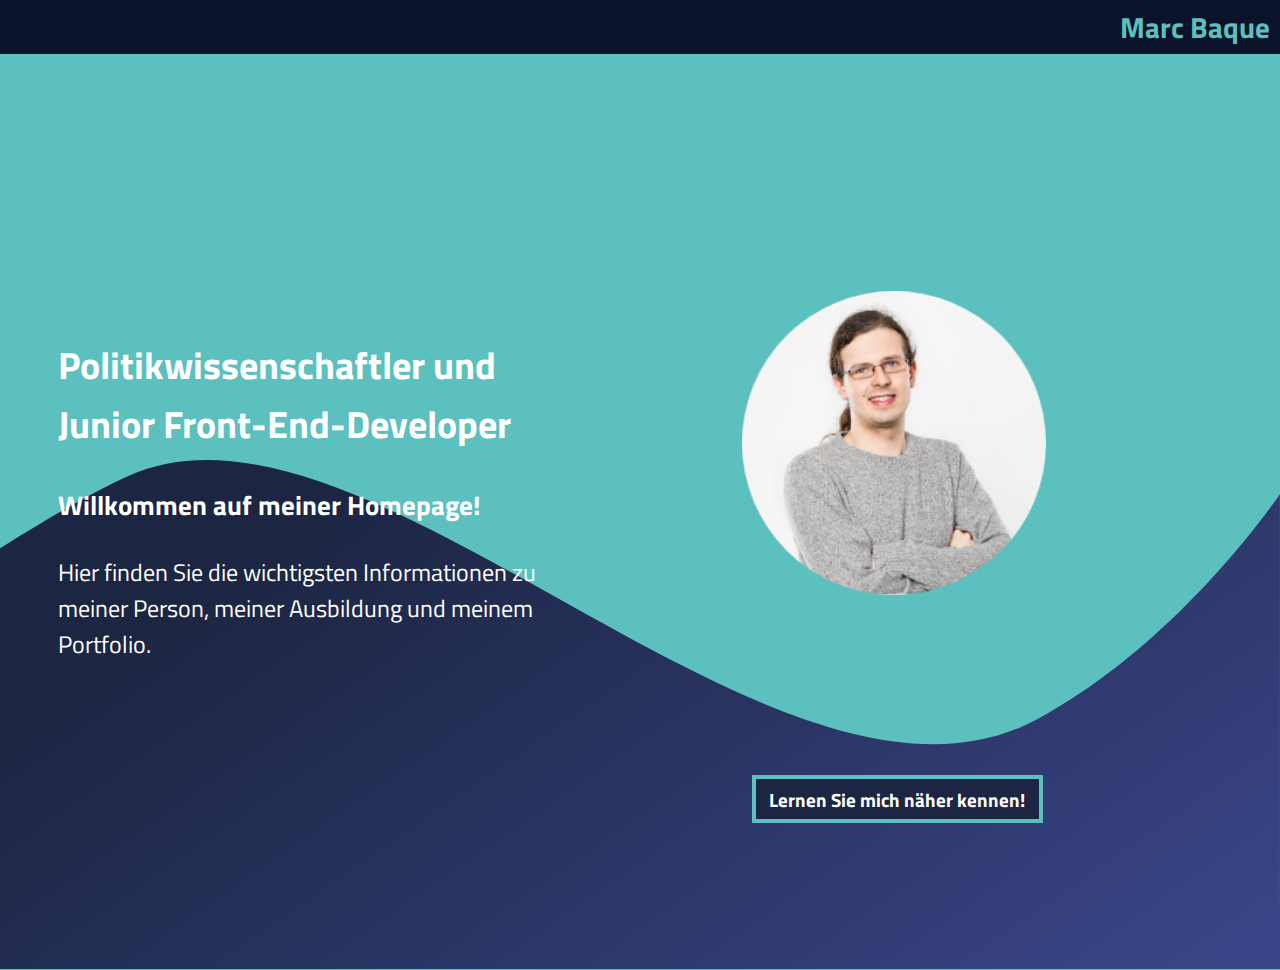
<file: index.html>
<!DOCTYPE html>
<html lang="de">
	<head>
		<meta charset="UTF-8" />
		<meta name="viewport" content="width=device-width, initial-scale=1.0" />
		<meta http-equiv="X-UA-Compatible" content="ie=edge" />
		<link rel="shortcut icon" href="./assets/favicon.ico" />
		<link rel="stylesheet" href="./style.css" />
		<link
			rel="stylesheet"
			href="https://use.fontawesome.com/releases/v5.6.3/css/all.css"
			integrity="sha384-UHRtZLI+pbxtHCWp1t77Bi1L4ZtiqrqD80Kn4Z8NTSRyMA2Fd33n5dQ8lWUE00s/"
			crossorigin="anonymous"
		/>
		<link
			rel="stylesheet"
			href="https://cdnjs.cloudflare.com/ajax/libs/animate.css/3.7.0/animate.min.css"
		/>
		<title>Marc Baque | Persönliche Website</title>
	</head>
	<body>
		<header>
			<i class="fas fa-bars fa-2x menu" onclick="openSlideMenu()"></i>
			<div class="header-right">
				<div class="kontakt-icons">
					<a href="mailto:marcbaque1311@gmail.com"
						><i
							class="fas fa-envelope fa-lg kicon"
							style="color: #fff;"
						></i
					></a>
					<a
						href="https://www.linkedin.com/in/marc-baque-633902128/"
						target="_blank"
						><i
							class="fab fa-linkedin-in fa-lg kicon"
							style="color: #fff"
						></i
					></a>

					<a href="https://github.com/Schoude" target="_blank">
						<i
							class="fab fa-github fa-lg kicon"
							style="color: #fff"
						></i>
					</a>
				</div>
				<a class="logo" href="./index.html">Marc Baque</a>
			</div>
		</header>

		<!-- Responsive Menu -->
		<div id="side-menu" class="sidenav">
			<a href="#" class="btn-close" onclick="closeSlideMenu()">&times;</a>
			<a href="./index.html">Home</a>
			<a href="./pages/cv.html">Curriculum Vitae</a>
			<a href="./pages/portfolio.html">Portfolio</a>
			<a href="./pages/kontakt.html">Kontakt</a>
		</div>

		<main onclick="closeSlideMenu()">
			<div>
				<img
					id="profilbild"
					src="./assets/profile-pic.png"
					alt="marc-baque-profilbild"
				/>
			</div>
			<div id="greeting">
				<h2>
					Politikwissenschaftler und <br />
					Junior Front-End-Developer
				</h2>
				<h3>Willkommen auf meiner Homepage!</h3>
				<p>
					Hier finden Sie die wichtigsten Informationen zu meiner
					Person, meiner Ausbildung und meinem Portfolio.
				</p>
			</div>
			<a
				class="btn animated rubberBand cta-btn-home"
				href="./pages/cv.html"
				>Lernen Sie mich näher kennen!</a
			>
		</main>

		<style>
			@media only screen and (max-width: 414px) {
				/* .kontakt-icons {
					display: none;
				} */
				.kontakt-icons {
					margin-right: 1em;
				}

				.kontakt-icons a {
					margin: 0 12px;
				}
			}

			@media only screen and (min-width: 1025px) {
				body {
					background-color: #5bc0be;
					padding: 0;
				}

				main {
					background: url(./assets/bg-curve.svg) no-repeat bottom
						center;
					display: grid;
					grid-template-areas:
						'greeting  profilbild'
						' .  cta-btn ';
				}

				#profilbild {
					grid-area: profilbild;
					width: 19em;
					margin-right: 12em;
					margin-top: 3em;
					padding-right: 2em;
				}
				#greeting {
					text-align: left;
					grid-area: greeting;
					justify-self: center;
					align-self: center;
					padding-top: 10em;
					padding-left: 3em;
				}

				#greeting h2 {
					font-size: 2.4em;
				}

				#greeting h3 {
					font-size: 1.7em;
				}

				#greeting p {
					font-size: 1.5em;
					width: 70%;
				}
				.cta-btn-home {
					align-self: start;
					justify-self: start;
					grid-area: cta-btn;
					margin-left: 0.5em;
				}
			}

			@media only screen and (min-width: 1366px) {
				#profilbild {
					width: 16em;
					margin-right: 13em;
				}

				#greeting {
					padding-top: 13em;
				}

				#greeting h2 {
					font-size: 2em;
				}

				#greeting h3 {
					font-size: 1.4em;
				}

				#greeting p {
					font-size: 1.3em;
				}
			}
		</style>

		<script type="text/javascript">
			function openSlideMenu() {
				document.getElementById('side-menu').style.width = '250px'
			}

			function closeSlideMenu() {
				document.getElementById('side-menu').style.width = '0'
			}
		</script>
	</body>
</html>
</file>
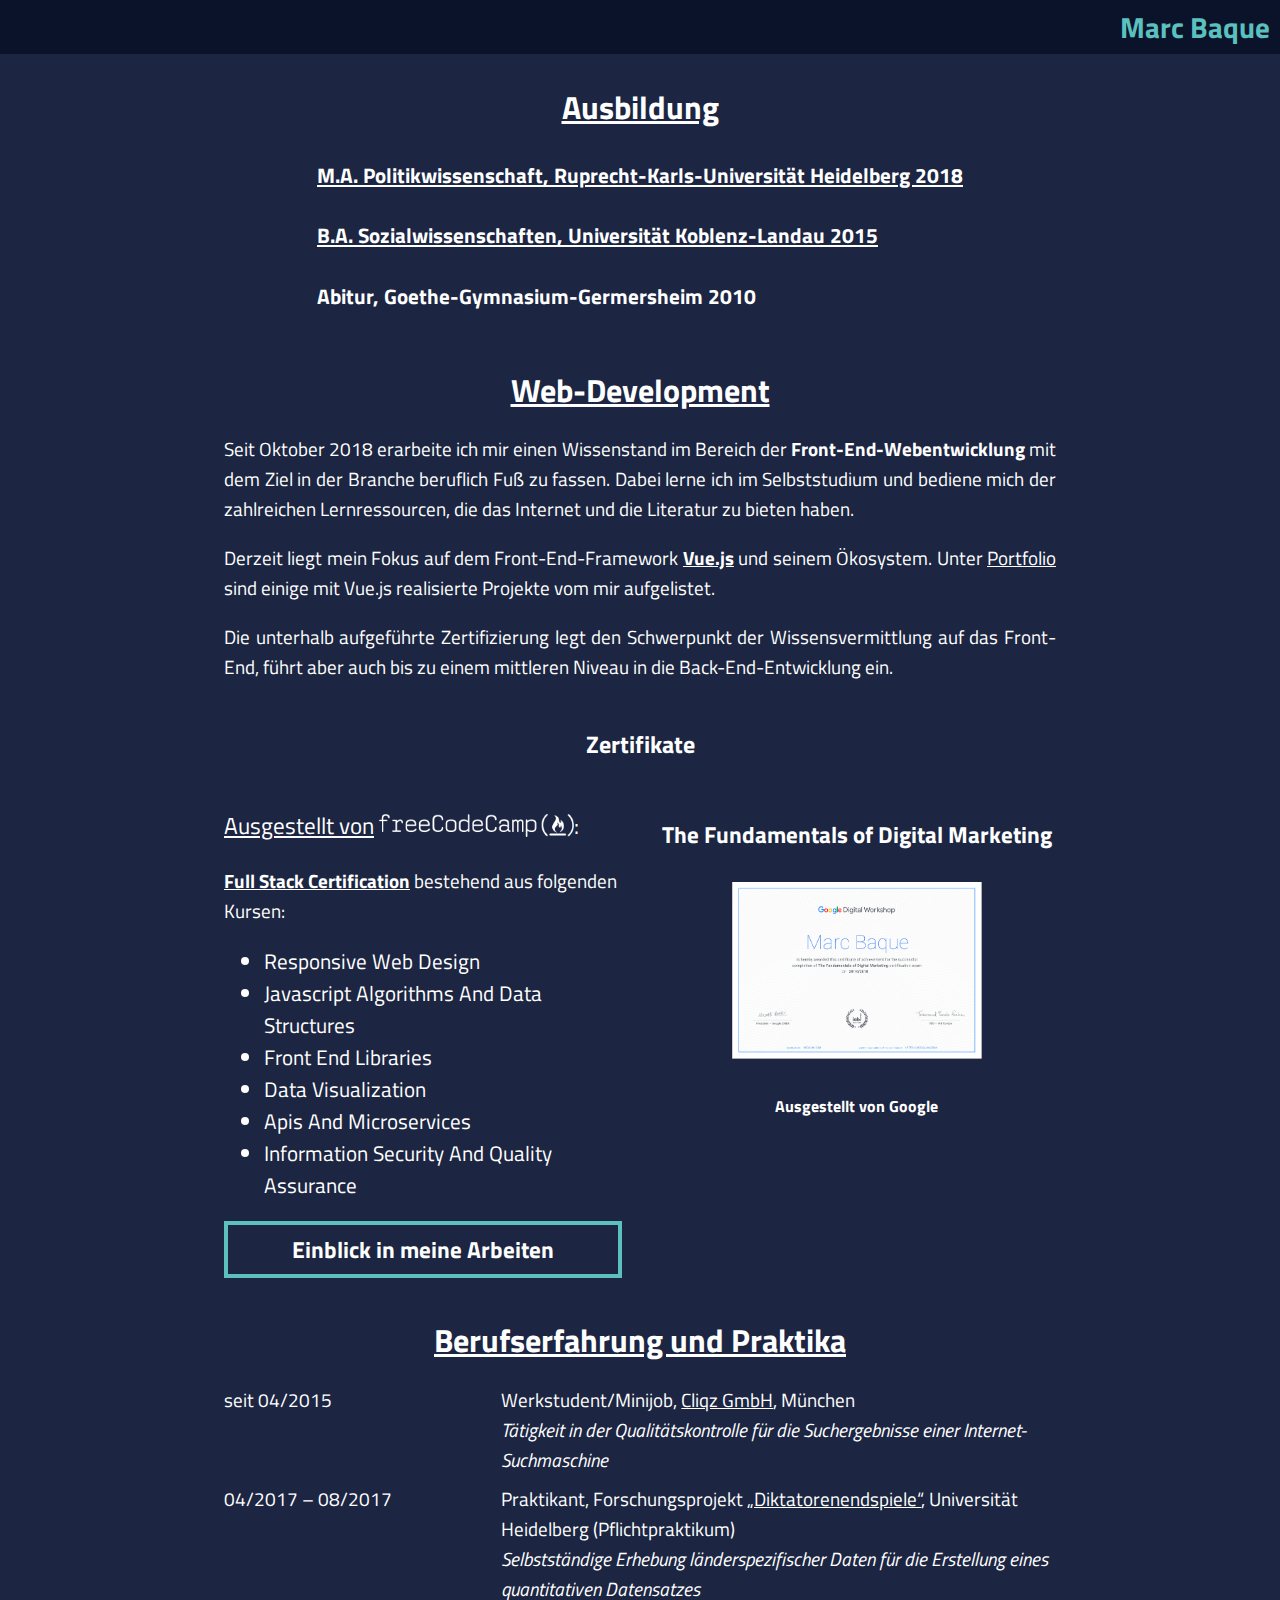
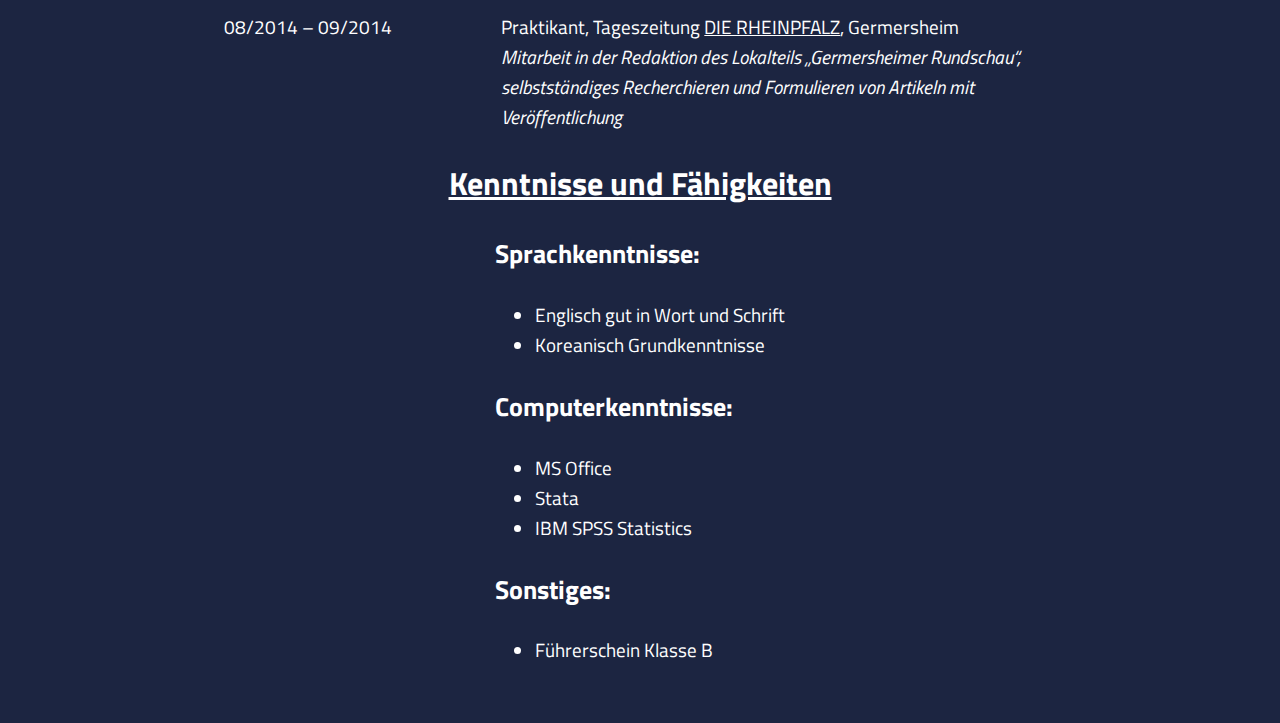
<file: pages/cv.html>
<!DOCTYPE html>
<html lang="de">
	<head>
		<meta charset="UTF-8" />
		<meta name="viewport" content="width=device-width, initial-scale=1.0" />
		<meta http-equiv="X-UA-Compatible" content="ie=edge" />
		<link rel="shortcut icon" href="../assets/favicon.ico" />
		<link rel="stylesheet" href="../style.css" />
		<link
			rel="stylesheet"
			href="https://use.fontawesome.com/releases/v5.6.3/css/all.css"
			integrity="sha384-UHRtZLI+pbxtHCWp1t77Bi1L4ZtiqrqD80Kn4Z8NTSRyMA2Fd33n5dQ8lWUE00s/"
			crossorigin="anonymous"
		/>
		<link
			rel="stylesheet"
			href="https://cdnjs.cloudflare.com/ajax/libs/animate.css/3.7.0/animate.min.css"
		/>
		<title>Marc Baque | Cuirriculum Vitae</title>
	</head>
	<body>
		<header>
			<i class="fas fa-bars fa-2x menu" onclick="openSlideMenu()"></i>
			<a class="logo" href="../index.html">Marc Baque</a>
		</header>

		<!-- Responsive Menu -->
		<div id="side-menu" class="sidenav">
			<a href="#" class="btn-close" onclick="closeSlideMenu()">&times;</a>
			<a href="../index.html">Home</a>
			<a href="./cv.html">Curriculum Vitae</a>
			<a href="./portfolio.html">Portfolio</a>
			<a href="./kontakt.html">Kontakt</a>
		</div>

		<main onclick="closeSlideMenu()">
			<h2>Ausbildung</h2>
			<div id="bildung-wrapper">
				<a
					href="../assets/zertifikate/Masterdiplom (deutsch).pdf"
					target="_blank"
				>
					<h4>
						M.A. Politikwissenschaft, Ruprecht-Karls-Universität
						Heidelberg 2018
					</h4>
				</a>
				<a
					href="../assets/zertifikate/Bachelor-Urkunde Marc Baque.pdf"
					target="_blank"
				>
					<h4>
						B.A. Sozialwissenschaften, Universität Koblenz-Landau
						2015
					</h4>
				</a>
				<h4>Abitur, Goethe-Gymnasium-Germersheim 2010</h4>
			</div>

			<h2>Web-Development</h2>
			<div class="webDev-desc">
				<p>
					Seit Oktober 2018 erarbeite ich mir einen Wissenstand im
					Bereich der <b> Front-End-Webentwicklung</b> mit dem Ziel in
					der Branche beruflich Fuß zu fassen. Dabei lerne ich im
					Selbststudium und bediene mich der zahlreichen
					Lernressourcen, die das Internet und die Literatur zu bieten
					haben.
				</p>
				<p>
					Derzeit liegt mein Fokus auf dem Front-End-Framework
					<b>
						<a href="https://vuejs.org/" target="_blank"
							>Vue.js</a
						></b
					>
					und seinem Ökosystem. Unter
					<a href="./portfolio.html">Portfolio</a> sind einige mit
					Vue.js realisierte Projekte vom mir aufgelistet.
				</p>
				<p>
					Die unterhalb aufgeführte Zertifizierung legt den
					Schwerpunkt der Wissensvermittlung auf das Front-End, führt
					aber auch bis zu einem mittleren Niveau in die
					Back-End-Entwicklung ein.
				</p>
			</div>
			<h3>Zertifikate</h3>
			<div class="zertifizierung-wrapper">
				<div id="webdev-wrapper">
					<div id="fcc-logo-wrapper">
						<a
							href="https://www.freecodecamp.org/"
							target="_blank"
							id="fcc-link"
							>Ausgestellt von

							<img
								id="fcc-logo"
								src="../assets/social-logos/freeCodeCamp.png"
								alt="freeCodeCamp-logo"
						/></a>
						:
					</div>

					<b>
						<a
							href="https://www.freecodecamp.org/certification/fcc13f20e67-f8ce-4661-a5fd-a083631af9ae/full-stack"
							target="_blank"
						>
							Full Stack Certification</a
						></b
					>
					bestehend aus folgenden Kursen:
					<ul>
						<li>Responsive Web Design</li>
						<li>Javascript Algorithms And Data Structures</li>
						<li>Front End Libraries</li>
						<li>Data Visualization</li>
						<li>Apis And Microservices</li>
						<li>Information Security And Quality Assurance</li>
					</ul>
					<a
						href="../pages/portfolio.html"
						class="btn"
						style="margin-bottom: .5em; text-align: center;"
						>Einblick in meine Arbeiten</a
					>
				</div>

				<div class="googleZert-wrapper">
					<h4>The Fundamentals of Digital Marketing</h4>
					<a
						href="../assets/zertifikate/The Fundamentals of Digital Marketing - Google Digital Workshop Certification.pdf"
						target="_blank"
						style="cursor: pointer;"
					>
						<img
							src="../assets/zertifikate/Fundamentals of Digital Marketing.png"
							alt="Fundamentals of Digital Marketing"
							title="Fundamentals of Digital Marketing Certification"
						/>
					</a>
					<h5>Ausgestellt von Google</h5>
				</div>
			</div>
			<h2>Berufserfahrung und Praktika</h2>
			<div id="erfahrung-wrapper">
				<div class="zeitraum">seit 04/2015</div>
				<div class="taetigkeit">
					Werkstudent/Minijob,
					<a href="http://www.cliqz.com" target="_blank">Cliqz GmbH</a
					>, München <br />
					<i>
						Tätigkeit in der Qualitätskontrolle für die
						Suchergebnisse einer Internet-Suchmaschine</i
					>
				</div>
				<div class="zeitraum">04/2017 – 08/2017</div>
				<div class="taetigkeit">
					Praktikant, Forschungsprojekt
					<a
						href="https://www.tandfonline.com/doi/abs/10.1080/17419166.2017.1423471"
						target="_blank"
						>„Diktatorenendspiele“</a
					>, Universität Heidelberg (Pflichtpraktikum) <br />
					<i>
						Selbstständige Erhebung länderspezifischer Daten für die
						Erstellung eines quantitativen Datensatzes</i
					>
				</div>
				<div class="zeitraum">08/2014 – 09/2014</div>
				<div class="taetigkeit">
					Praktikant, Tageszeitung
					<a
						href="https://www.rheinpfalz.de/lokal/landau/kreis-germersheim/"
						target="_blank"
						>DIE RHEINPFALZ</a
					>, Germersheim <br />
					<i>
						Mitarbeit in der Redaktion des Lokalteils „Germersheimer
						Rundschau“, selbstständiges Recherchieren und
						Formulieren von Artikeln mit Veröffentlichung</i
					>
				</div>
			</div>
			<h2>Kenntnisse und Fähigkeiten</h2>
			<div id="kenntnisse-wrapper">
				<h3>Sprachkenntnisse:</h3>
				<ul>
					<li>Englisch gut in Wort und Schrift</li>
					<li>Koreanisch Grundkenntnisse</li>
				</ul>
				<h3>Computerkenntnisse:</h3>
				<ul>
					<li>MS Office</li>
					<li>Stata</li>
					<li>IBM SPSS Statistics</li>
				</ul>
				<h3>Sonstiges:</h3>
				<ul>
					<li>Führerschein Klasse B</li>
				</ul>
			</div>
		</main>

		<script type="text/javascript">
			function openSlideMenu() {
				document.getElementById('side-menu').style.width = '250px'
			}

			function closeSlideMenu() {
				document.getElementById('side-menu').style.width = '0'
			}
		</script>

		<style scoped>
			main {
				height: unset;
				padding: 0.2em 0.6em 0 0.6em;
			}

			#bildung-wrapper,
			#webdev-wrapper,
			#erfahrung-wrapper,
			#kenntnisse-wrapper {
				text-align: left;
			}

			.webDev-desc p {
				text-align: justify;
				hyphens: auto;
			}

			#fcc-logo-wrapper {
				font-size: 1.17em;
				display: flex;
				justify-content: flex-start;
				margin: 1em 0;
			}

			#fcc-link {
				display: flex;
			}

			#fcc-logo {
				height: 1em;
				align-self: center;
				margin-left: 0.2em;
			}
			.googleZert-wrapper {
				text-align: center;
			}

			.googleZert-wrapper img {
				width: 200px;
			}

			#erfahrung-wrapper {
				display: grid;
				grid-template-columns: 1fr 2fr;
				grid-row-gap: 0.5em;
				margin-top: 1.2em;
			}
			h2 {
				margin-bottom: 0;
				text-decoration: underline;
			}
			a {
				color: white;
			}

			@media only screen and (min-width: 1025px) {
				body {
					display: flex;
					flex-direction: column;
					align-items: center;
				}
				header {
					align-self: stretch;
				}

				main {
					width: 65%;
				}

				h2 {
					font-size: 2em;
				}

				h3 {
					font-size: 1.5em;
				}

				h4 {
					font-size: 1.2em;
				}

				p {
					font-size: 1.1em;
				}

				div {
					font-size: 1.1em;
				}

				li {
					font-size: 1.1em;
				}

				.zertifizierung-wrapper {
					display: grid;
					grid-template-columns: 1fr 1fr;
					grid-column-gap: 2em;
				}

				.googleZert-wrapper img {
					width: 250px;
				}
			}
		</style>
	</body>
</html>
</file>
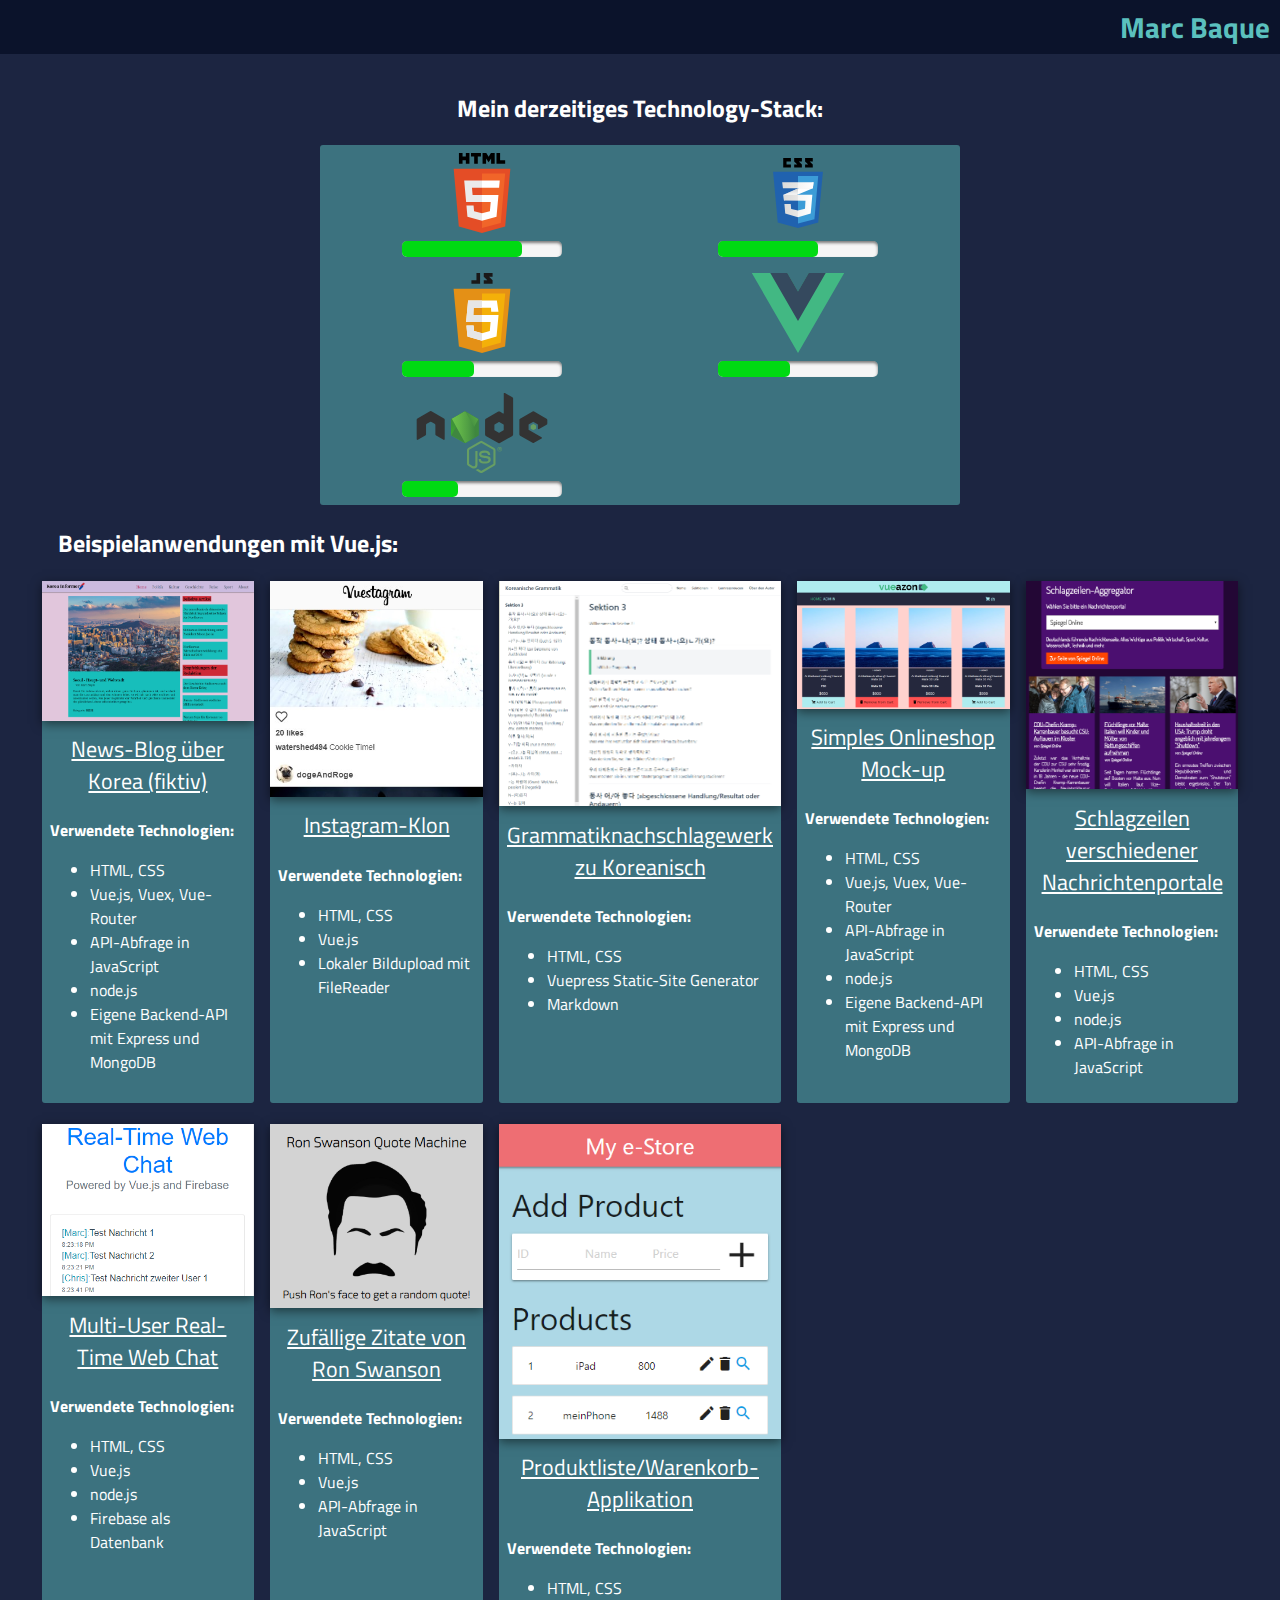
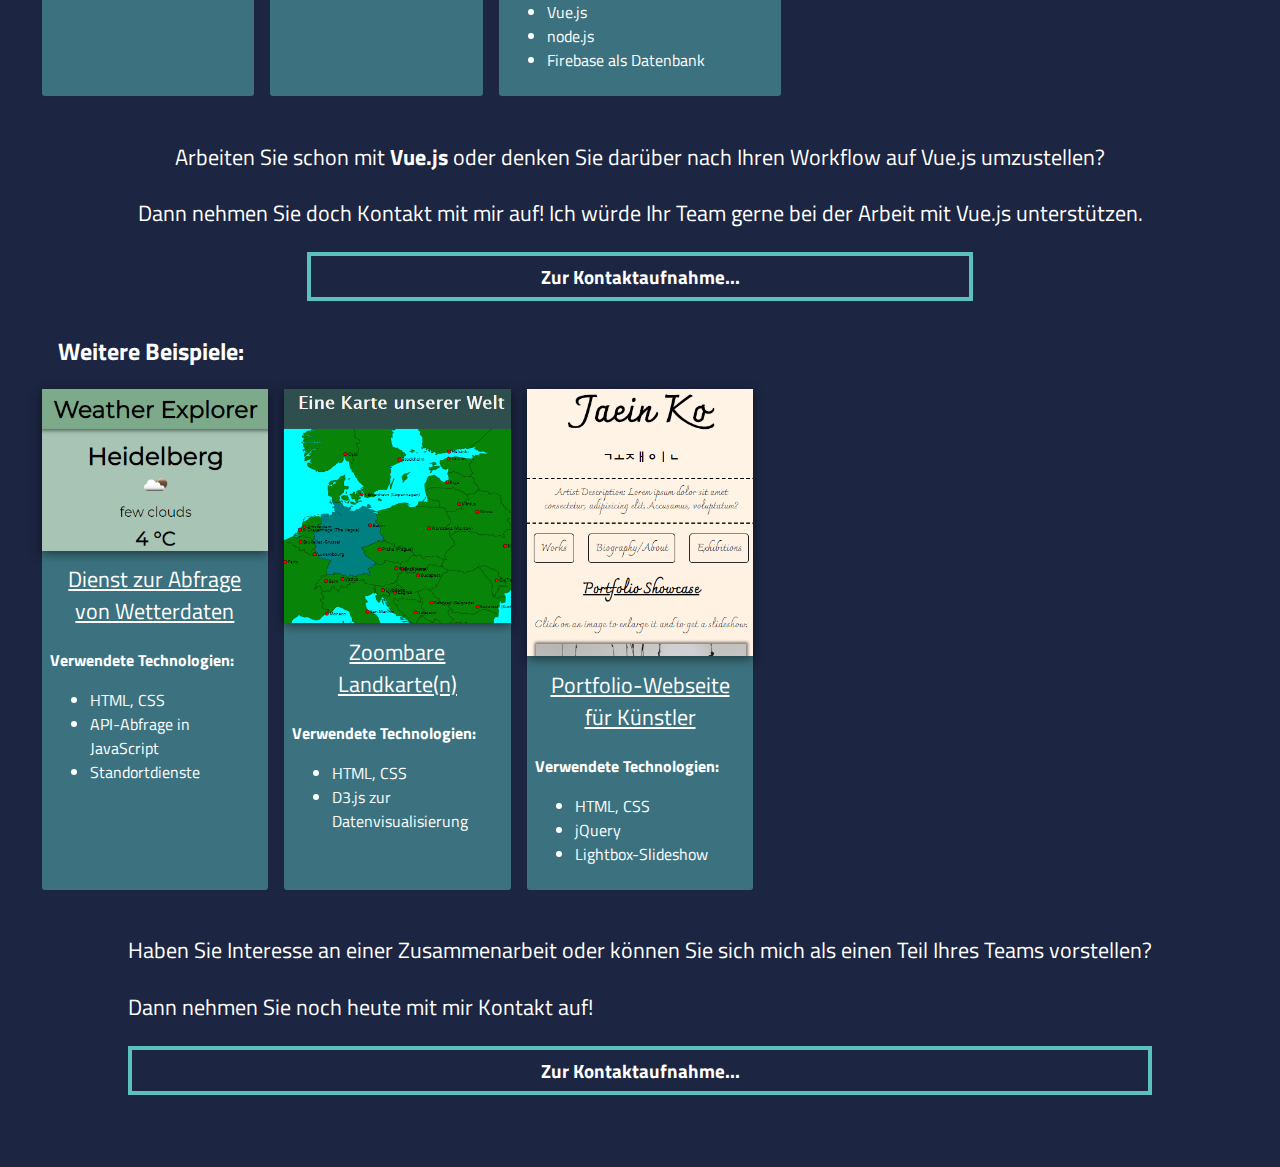
<file: pages/portfolio.html>
<!DOCTYPE html>
<html lang="de">
	<head>
		<meta charset="UTF-8" />
		<meta name="viewport" content="width=device-width, initial-scale=1.0" />
		<meta http-equiv="X-UA-Compatible" content="ie=edge" />
		<link rel="shortcut icon" href="../assets/favicon.ico" />
		<link rel="stylesheet" href="../style.css" />
		<link
			rel="stylesheet"
			href="https://use.fontawesome.com/releases/v5.6.3/css/all.css"
			integrity="sha384-UHRtZLI+pbxtHCWp1t77Bi1L4ZtiqrqD80Kn4Z8NTSRyMA2Fd33n5dQ8lWUE00s/"
			crossorigin="anonymous"
		/>
		<link
			rel="stylesheet"
			href="https://cdnjs.cloudflare.com/ajax/libs/animate.css/3.7.0/animate.min.css"
		/>
		<title>Marc Baque | Portfolio</title>
	</head>
	<body>
		<header>
			<i class="fas fa-bars fa-2x menu" onclick="openSlideMenu()"></i>
			<a class="logo" href="../index.html">Marc Baque</a>
		</header>

		<!-- Responsive Menu -->
		<div id="side-menu" class="sidenav">
			<a href="#" class="btn-close" onclick="closeSlideMenu()">&times;</a>
			<a href="../index.html">Home</a>
			<a href="./cv.html">Curriculum Vitae</a>
			<a href="./portfolio.html">Portfolio</a>
			<a href="./kontakt.html">Kontakt</a>
		</div>

		<main onclick="closeSlideMenu()">
			<div class="wrapper">
				<div class="stackWrapper">
					<h2>Mein derzeitiges Technology-Stack:</h2>
					<section class="tech-stack-wrapper">
						<div class="skillbar-wrapper">
							<img
								class="tech-stack-badge"
								src="../assets/tech-logos/HTML5_Logo.svg"
								alt="html5-logo"
								title="HTML 5"
							/>
							<progress max="100" value="75"></progress>
						</div>
						<div class="skillbar-wrapper">
							<img
								class="tech-stack-badge"
								src="../assets/tech-logos/css3.svg"
								alt="css3-logo"
								title="CSS 3"
							/>
							<progress max="100" value="63"></progress>
						</div>
						<div class="skillbar-wrapper">
							<img
								class="tech-stack-badge"
								src="../assets/tech-logos/js-logo.svg"
								alt="js-logo"
								title="JavaScript"
							/>
							<progress max="100" value="45"></progress>
						</div>
						<div class="skillbar-wrapper">
							<img
								class="tech-stack-badge"
								src="../assets/tech-logos/vue-logo.svg"
								alt="vue-logo"
								title="Vue.js"
							/>
							<progress max="100" value="45"></progress>
						</div>
						<div class="skillbar-wrapper">
							<img
								class="tech-stack-badge"
								src="../assets/tech-logos/node-logo.svg"
								alt="nodejs-logo"
								title="node.js"
							/>
							<progress max="100" value="35"></progress>
						</div>
					</section>
				</div>
				<!-- Beispielanwendungen -->
				<h2 id="bsp-heading">Beispielanwendungen mit Vue.js:</h2>
				<section class="usages">
					<div class="card" id="vue">
						<a
							href="https://korea-informer.netlify.com/#/"
							target="_blank"
						>
							<img
								src="../assets/projects/korinformer.png"
								alt="korea-informer"
							/>
						</a>
						<div class="card-content">
							<a
								href="https://korea-informer.netlify.com/#/"
								target="_blank"
							>
								News-Blog über Korea (fiktiv)
							</a>
							<h4>Verwendete Technologien:</h4>
							<ul>
								<li>HTML, CSS</li>
								<li>Vue.js, Vuex, Vue-Router</li>
								<li>API-Abfrage in JavaScript</li>
								<li>node.js</li>
								<li>
									Eigene Backend-API mit Express und MongoDB
								</li>
							</ul>
						</div>
					</div>
					<div class="card" id="vue">
						<a
							href="https://schoude.github.io/vuestagram/"
							target="_blank"
						>
							<img
								src="../assets/projects/vuestagram.jpg"
								alt="vueazon"
							/>
						</a>
						<div class="card-content">
							<a
								href="https://schoude.github.io/vuestagram/"
								target="_blank"
							>
								Instagram-Klon
							</a>
							<h4>Verwendete Technologien:</h4>
							<ul>
								<li>HTML, CSS</li>
								<li>Vue.js</li>
								<li>Lokaler Bildupload mit FileReader</li>
							</ul>
						</div>
					</div>
					<div class="card" id="vue">
						<a
							href="https://koreanisch.netlify.com/"
							target="_blank"
						>
							<img
								src="../assets/projects/korgram.png"
								alt="vueazon"
							/>
						</a>
						<div class="card-content">
							<a
								href="https://koreanisch.netlify.com/"
								target="_blank"
							>
								Grammatiknachschlagewerk zu Koreanisch
							</a>
							<h4>Verwendete Technologien:</h4>
							<ul>
								<li>HTML, CSS</li>
								<li>Vuepress Static-Site Generator</li>
								<li>Markdown</li>
							</ul>
						</div>
					</div>

					<div class="card" id="vue">
						<a
							href="https://vueazon.netlify.com/#/"
							target="_blank"
						>
							<img
								src="../assets/projects/vueazon.png"
								alt="vueazon"
							/>
						</a>
						<div class="card-content">
							<a
								href="https://vueazon.netlify.com/#/"
								target="_blank"
							>
								Simples Onlineshop Mock-up
							</a>
							<h4>Verwendete Technologien:</h4>
							<ul>
								<li>HTML, CSS</li>
								<li>Vue.js, Vuex, Vue-Router</li>
								<li>API-Abfrage in JavaScript</li>
								<li>node.js</li>
								<li>
									Eigene Backend-API mit Express und MongoDB
								</li>
							</ul>
						</div>
					</div>
					<div class="card" id="vue">
						<a
							href="https://news-headlines-vue.herokuapp.com/"
							target="_blank"
						>
							<img
								src="../assets/projects/newsAggregator.png"
								alt="newsAggregator"
							/>
						</a>
						<div class="card-content">
							<a
								href="https://news-headlines-vue.herokuapp.com/"
								target="_blank"
							>
								Schlagzeilen verschiedener Nachrichtenportale
							</a>
							<h4>Verwendete Technologien:</h4>
							<ul>
								<li>HTML, CSS</li>
								<li>Vue.js</li>
								<li>node.js</li>
								<li>API-Abfrage in JavaScript</li>
							</ul>
						</div>
					</div>
					<div class="card">
						<a
							href="https://pure-dawn-75220.herokuapp.com/"
							target="_blank"
						>
							<img
								src="../assets/projects/realTimeChat.png"
								alt="realTimeChat"
							/>
						</a>
						<div class="card-content">
							<a
								href="https://pure-dawn-75220.herokuapp.com/"
								target="_blank"
							>
								Multi-User Real-Time Web Chat
							</a>
							<h4>Verwendete Technologien:</h4>
							<ul>
								<li>HTML, CSS</li>
								<li>Vue.js</li>
								<li>node.js</li>
								<li>Firebase als Datenbank</li>
							</ul>
						</div>
					</div>
					<div class="card">
						<a
							href="https://schoude.github.io/ron-swanson-quotes/"
							target="_blank"
						>
							<img
								src="../assets/projects/ronSwansonQuotes.png"
								alt="ronSwansonQuotes"
							/>
						</a>
						<div class="card-content">
							<a
								href="https://schoude.github.io/ron-swanson-quotes/"
								target="_blank"
							>
								Zufällige Zitate von Ron Swanson
							</a>
							<h4>Verwendete Technologien:</h4>
							<ul>
								<li>HTML, CSS</li>
								<li>Vue.js</li>
								<li>API-Abfrage in JavaScript</li>
							</ul>
						</div>
					</div>
					<div class="card">
						<a
							href="https://serene-temple-12531.herokuapp.com/#/"
							target="_blank"
						>
							<img
								src="../assets/projects/productList.png"
								alt="productList"
							/>
						</a>
						<div class="card-content">
							<a
								href="https://serene-temple-12531.herokuapp.com/#/"
								target="_blank"
							>
								Produktliste/Warenkorb-Applikation
							</a>
							<h4>Verwendete Technologien:</h4>
							<ul>
								<li>HTML, CSS</li>
								<li>Vue.js</li>
								<li>node.js</li>
								<li>Firebase als Datenbank</li>
							</ul>
						</div>
					</div>
				</section>
				<div class="cta-contact contact-vue">
					<p>
						Arbeiten Sie schon mit <b>Vue.js</b> oder denken Sie
						darüber nach Ihren Workflow auf Vue.js umzustellen?
					</p>
					<p>
						Dann nehmen Sie doch Kontakt mit mir auf! Ich würde Ihr
						Team gerne bei der Arbeit mit Vue.js unterstützen.
					</p>
					<a
						href="../pages/kontakt.html"
						class="btn vue-cta"
						style="text-align:center"
						>Zur Kontaktaufnahme...</a
					>
				</div>
				<h2 id="bsp-heading">Weitere Beispiele:</h2>
				<section class="usages">
					<div class="card">
						<a
							href="https://schoude.github.io/api-fun/"
							target="_blank"
						>
							<img
								src="../assets/projects/weatherExplorer.png"
								alt="weatherExplorer"
							/>
						</a>
						<div class="card-content">
							<a
								href="https://schoude.github.io/api-fun/"
								target="_blank"
							>
								Dienst zur Abfrage von Wetterdaten
							</a>
							<h4>Verwendete Technologien:</h4>
							<ul>
								<li>HTML, CSS</li>
								<li>API-Abfrage in JavaScript</li>
								<li>Standortdienste</li>
							</ul>
						</div>
					</div>
					<div class="card">
						<a
							href="https://schoude.github.io/topojson-world-map/"
							target="_blank"
						>
							<img
								src="../assets/projects/worldMap.png"
								alt="worldMap"
							/>
						</a>
						<div class="card-content">
							<a
								href="https://schoude.github.io/topojson-world-map/"
								target="_blank"
							>
								Zoombare Landkarte(n)
							</a>
							<h4>Verwendete Technologien:</h4>
							<ul>
								<li>HTML, CSS</li>
								<li>D3.js zur Datenvisualisierung</li>
							</ul>
						</div>
					</div>
					<div class="card">
						<a
							href="https://jaeinko-artist.000webhostapp.com"
							target="_blank"
						>
							<img
								src="../assets/projects/artistPortfolioMockup.png"
								alt="artistPortfolioMockup"
								id="artistPorfolio-img"
							/>
						</a>
						<div class="card-content">
							<a
								href="https://jaeinko-artist.000webhostapp.com"
								target="_blank"
							>
								Portfolio-Webseite für Künstler
							</a>
							<h4>Verwendete Technologien:</h4>
							<ul>
								<li>HTML, CSS</li>
								<li>jQuery</li>
								<li>Lightbox-Slideshow</li>
							</ul>
						</div>
					</div>
				</section>
			</div>
			<div class="cta-contact">
				<p>
					Haben Sie Interesse an einer Zusammenarbeit oder können Sie
					sich mich als einen Teil Ihres Teams vorstellen?
				</p>
				<p>Dann nehmen Sie noch heute mit mir Kontakt auf!</p>
				<a
					href="../pages/kontakt.html"
					class="btn"
					style="text-align:center"
					>Zur Kontaktaufnahme...</a
				>
			</div>
		</main>

		<script type="text/javascript">
			function openSlideMenu() {
				document.getElementById('side-menu').style.width = '250px'
			}

			function closeSlideMenu() {
				document.getElementById('side-menu').style.width = '0'
			}
		</script>
		<style scoped>
			main {
				height: unset;
			}

			.stackWrapper {
				text-align: center;
			}

			.tech-stack-wrapper {
				display: grid;
				grid-template-columns: 1fr 1fr;
				justify-items: center;
				row-gap: 1em;
				padding: 0.5em 0.3em;
				background-color: rgba(91, 192, 190, 0.5);
				border-radius: 3px;
			}

			.skillbar-wrapper {
				display: flex;
				flex-direction: column;
			}

			.tech-stack-badge {
				height: 80px;
				margin-bottom: 0.5em;
			}

			.card {
				width: 100%;
				background-color: rgba(91, 192, 190, 0.5);
				border-radius: 0 0 3px 3px;
				margin-bottom: 1.3em;
			}

			.card img {
				width: 100%;
				box-shadow: 0px 3px 10px 0px rgba(0, 0, 0, 0.5);
			}
			.card-content {
				padding: 0 0.5em 0.5em 0.5em;
			}
			.card-content a {
				color: white;
				text-align: center;
				font-size: 1.35em;
				margin: 0.3em auto 0;
				display: block;
			}

			.card-content h4 {
				margin-bottom: 0;
			}

			.cta-contact {
				margin-bottom: 2em;
			}

			.cta-contact p {
				font-size: 1.17em;
			}

			/* Progressbar styling */
			progress[value] {
				-webkit-appearance: none;
				-moz-appearance: none;
				appearance: none;
				border: none;
			}

			progress[value]::-webkit-progress-bar {
				background-color: whitesmoke;
				border-radius: 5px;
				box-shadow: 0 2px 3px rgba(0, 0, 0, 0.5) inset;
			}

			progress[value]::-webkit-progress-value {
				border-radius: 5px;
				background: #00da12;
			}

			progress[value]::-moz-progress-bar {
				border-radius: 0 5px 5px 0;
			}

			@media only screen and (min-width: 768px) {
				.stackWrapper {
					display: flex;
					flex-direction: column;
					align-items: center;
				}

				.tech-stack-wrapper {
					width: 50%;
				}

				#bsp-heading {
					margin-left: 2em;
				}

				.usages {
					padding: 0 2em;
					display: grid;
					grid-template-columns: 1fr 1fr 1fr;
					grid-column-gap: 1em;
					padding: 0 2em;
				}
			}

			@media only screen and (min-width: 1025px) {
				.stackWrapper {
					display: flex;
					flex-direction: column;
					align-items: center;
				}

				.tech-stack-wrapper {
					width: 50%;
				}
				#bsp-heading {
					margin-left: 2em;
				}
				.usages {
					display: grid;
					grid-template-columns: repeat(5, 1fr);
					grid-column-gap: 1em;
					padding: 0 2em;
				}

				.contact-vue {
					text-align: center;
				}

				.vue-cta {
					display: block;
					margin: 0 auto;
					width: 50%;
				}
			}

			@media only screen and (min-width: 1025px) {
				.stackWrapper {
					display: flex;
					flex-direction: column;
					align-items: center;
				}

				.tech-stack-wrapper {
					width: 50%;
				}

				#bsp-heading {
					margin-left: 2em;
				}
				.usages {
					padding: 0 2em;
					display: grid;
					grid-template-columns: repeat(5, 1fr);
					grid-column-gap: 1em;
				}

				.cta-contact p {
					font-size: 1.4em;
				}
			}
		</style>
	</body>
</html>
</file>
<file: style.css>
@import url('https://fonts.googleapis.com/css?family=Titillium+Web:300');

body,
html {
	margin: 0;
}

body {
	font-family: 'Titillium Web', sans-serif;
	background-color: #1c2541;
	padding-bottom: 40px;
	height: 100%;
	overflow-x: hidden;
}

header {
	padding: 0.3em 0.6em;
	background-color: #0b132b;
	display: flex;
	justify-content: space-between;
	align-items: center;
}

.header-right {
	display: flex;
	align-items: center;
}

.menu {
	cursor: pointer;
	color: #5bc0be;
}

.kontakt-icons {
	margin-right: 3em;
}

.kontakt-icons a {
	margin: 0 10px;
}

.logo {
	font-size: 1.8em;
	font-weight: bold;
	color: #5bc0be;
	text-decoration: none;
}

.sidenav {
	height: 100%;
	width: 0;
	position: fixed;
	z-index: 1;
	top: 0;
	left: 0;
	background-color: #5bc0be;
	opacity: 0.9;
	overflow-x: hidden;
	padding-top: 40px;
	transition: width 0.5s;
}

.sidenav a {
	padding: 10px 10px 10px 30px;
	text-decoration: none;
	font-size: 1.5em;
	font-weight: bold;
	color: #0b132b;
	display: block;
	transition: width 0.2s;
}

.sidenav a:hover {
	color: rgb(34, 59, 136);
}

.sidenav .btn-close {
	position: absolute;
	top: 0;
	right: 22px;
	font-size: 36px;
	margin-left: 180px;
}

main {
	display: flex;
	flex-direction: column;
	align-items: center;
	padding: 1em 0.6em 0 0.6em;
	height: 100vh;
	color: #fff;
}

#profilbild {
	width: 12em;
}

#greeting {
	color: #fff;
	text-align: center;
	margin-bottom: 1em;
}

.btn {
	text-decoration: none;
	font-size: 1.2em;
	font-weight: bold;
	color: white;
	display: block;
	background-color: #1c2541;
	padding: 0.3em 0.7em;
	cursor: pointer;
	border: 4px solid #5bc0be;
	transition: transform 0.5s;
}

.btn:hover {
	transform: scale(1.05);
}

.cta-btn-home {
	animation-delay: 4s;
}

footer {
	position: absolute;
	right: 0;
	bottom: 0;
	left: 0;
	height: 3em;
	background-color: #3a506b;
	display: flex;
	justify-content: center;
	align-items: center;
	color: white;
}
</file>
